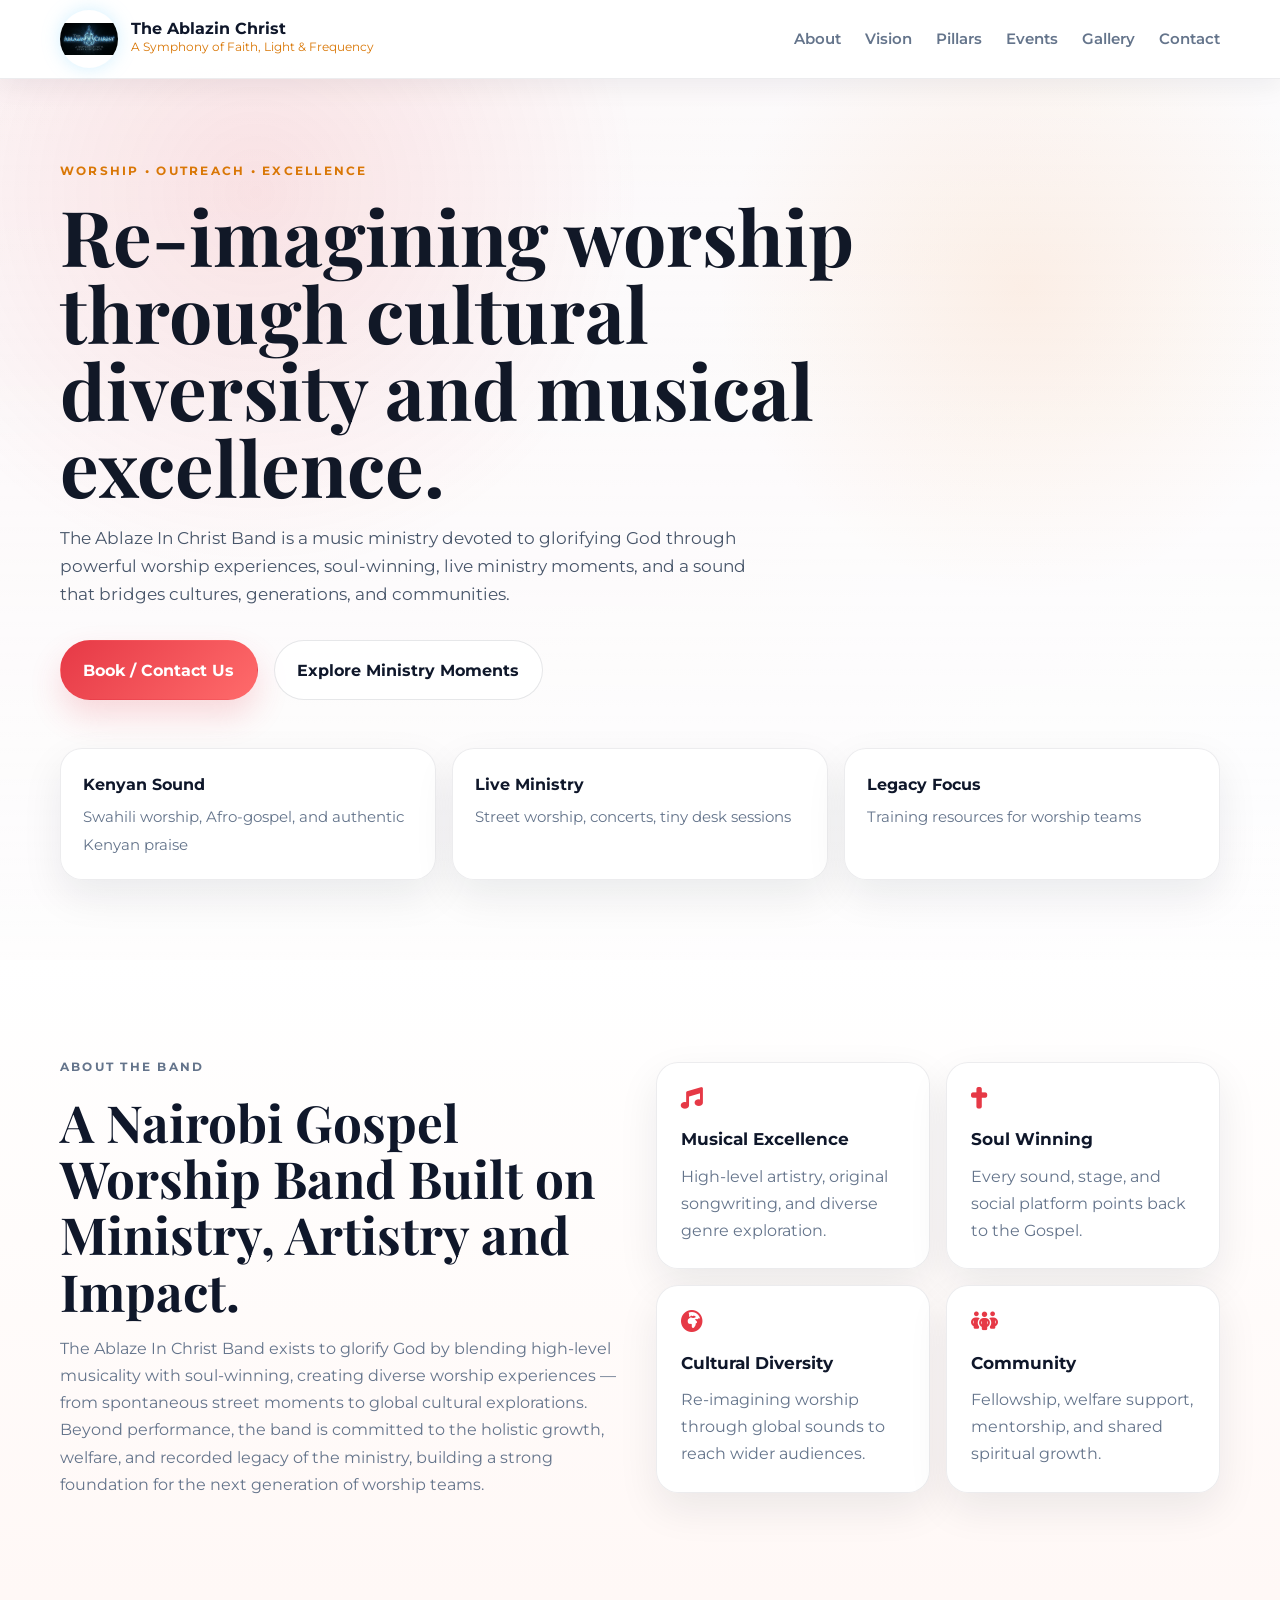
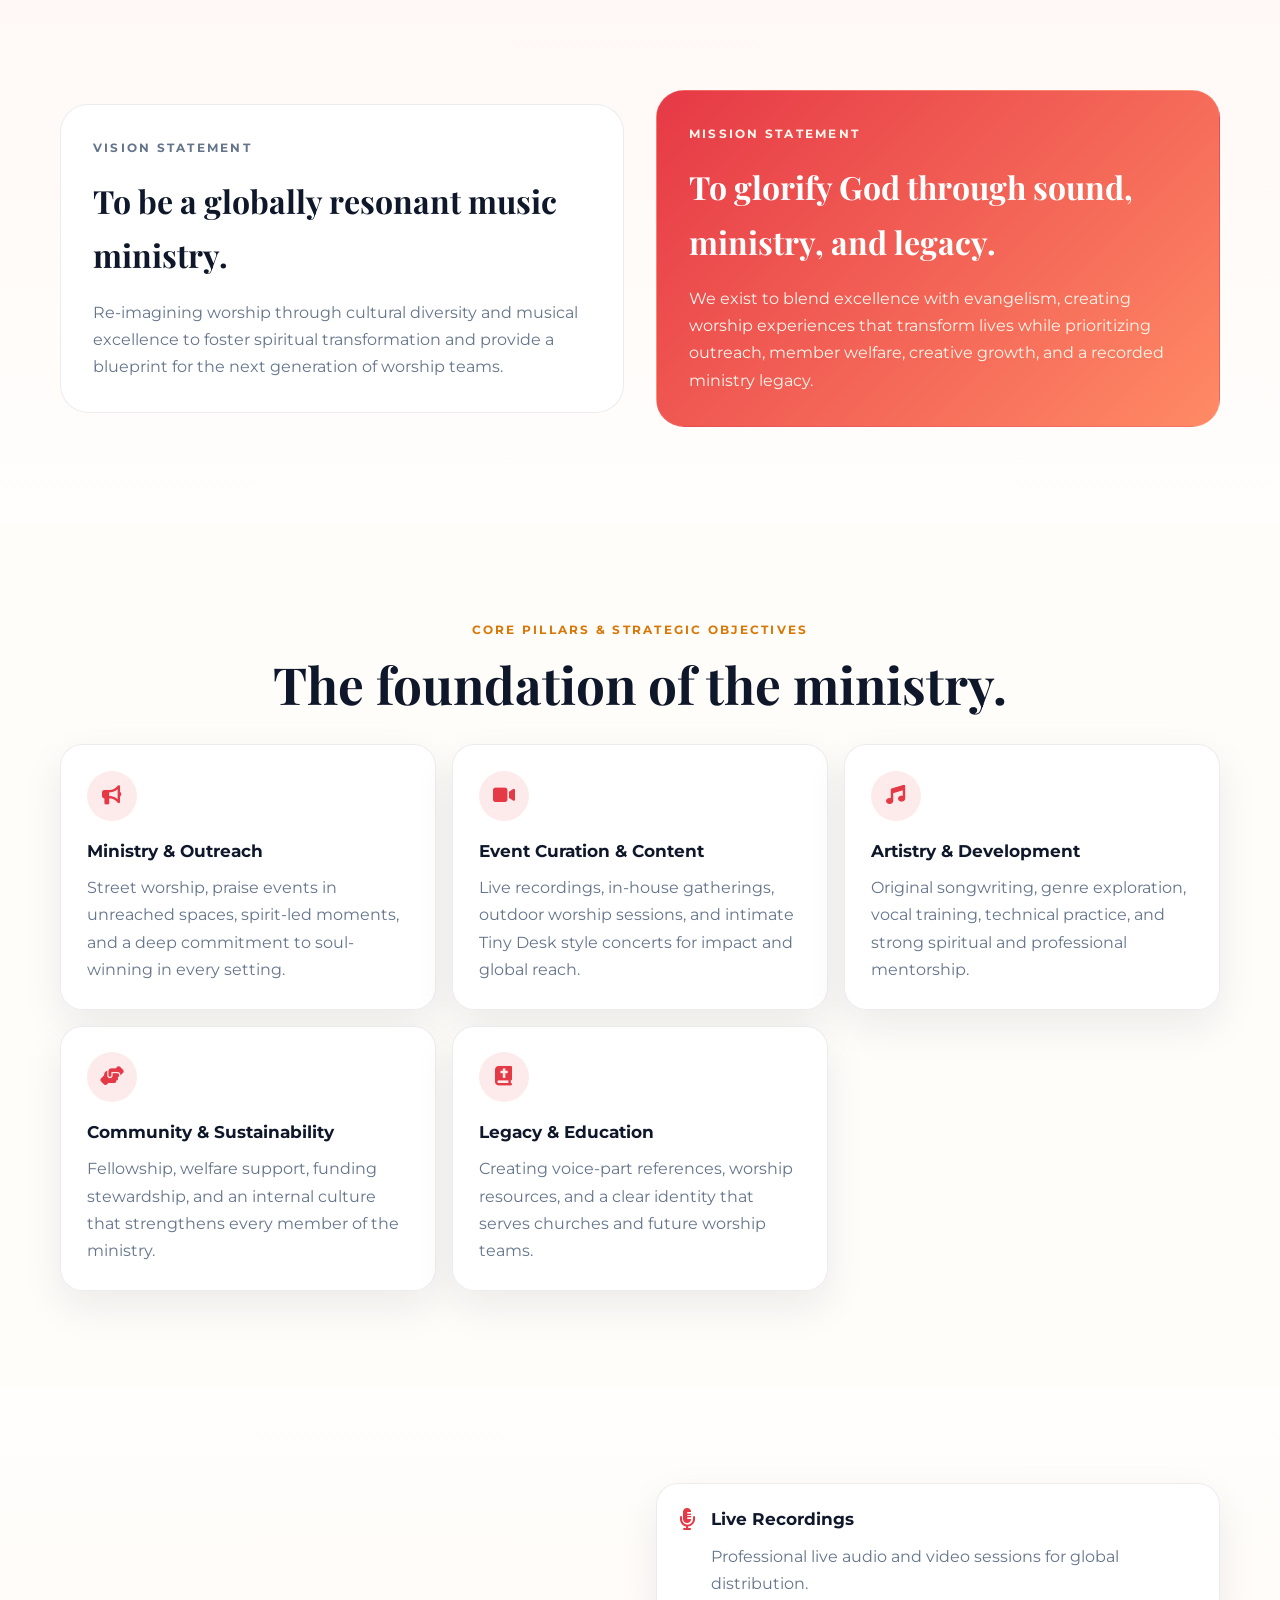
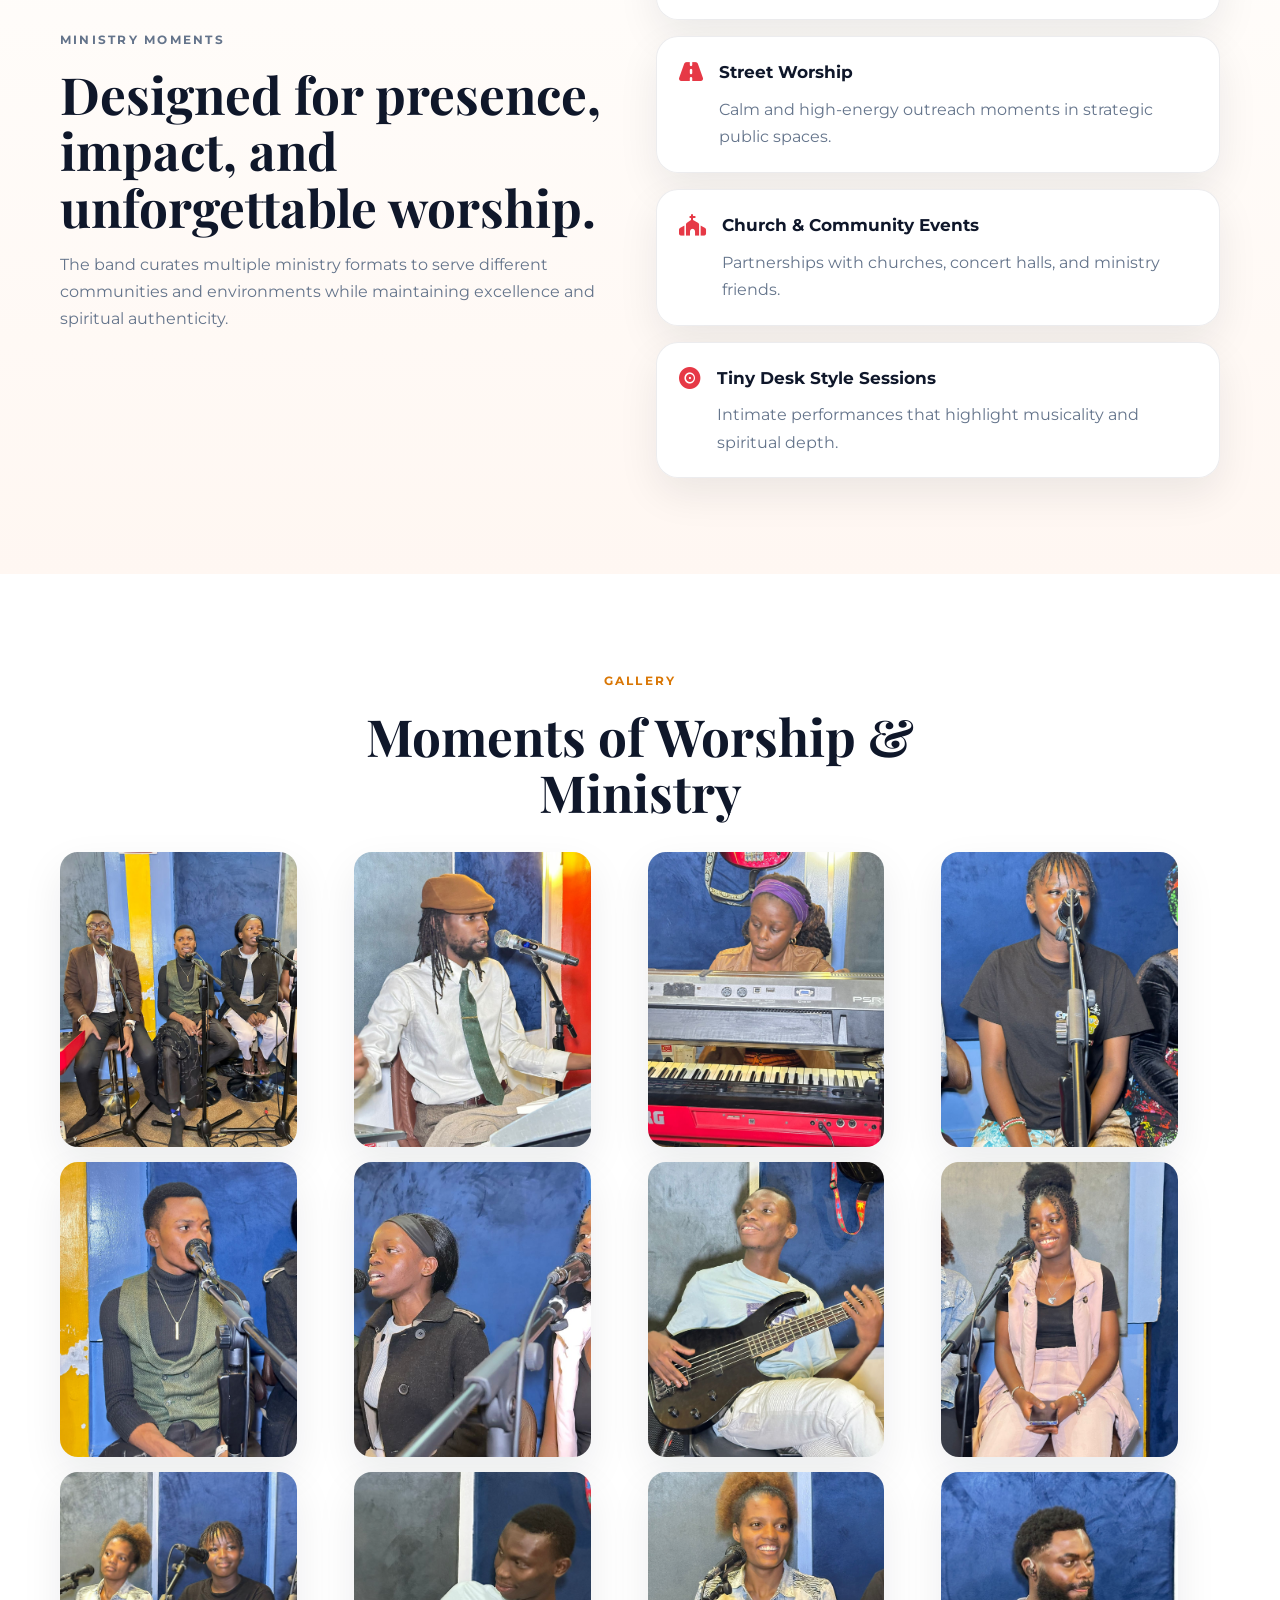
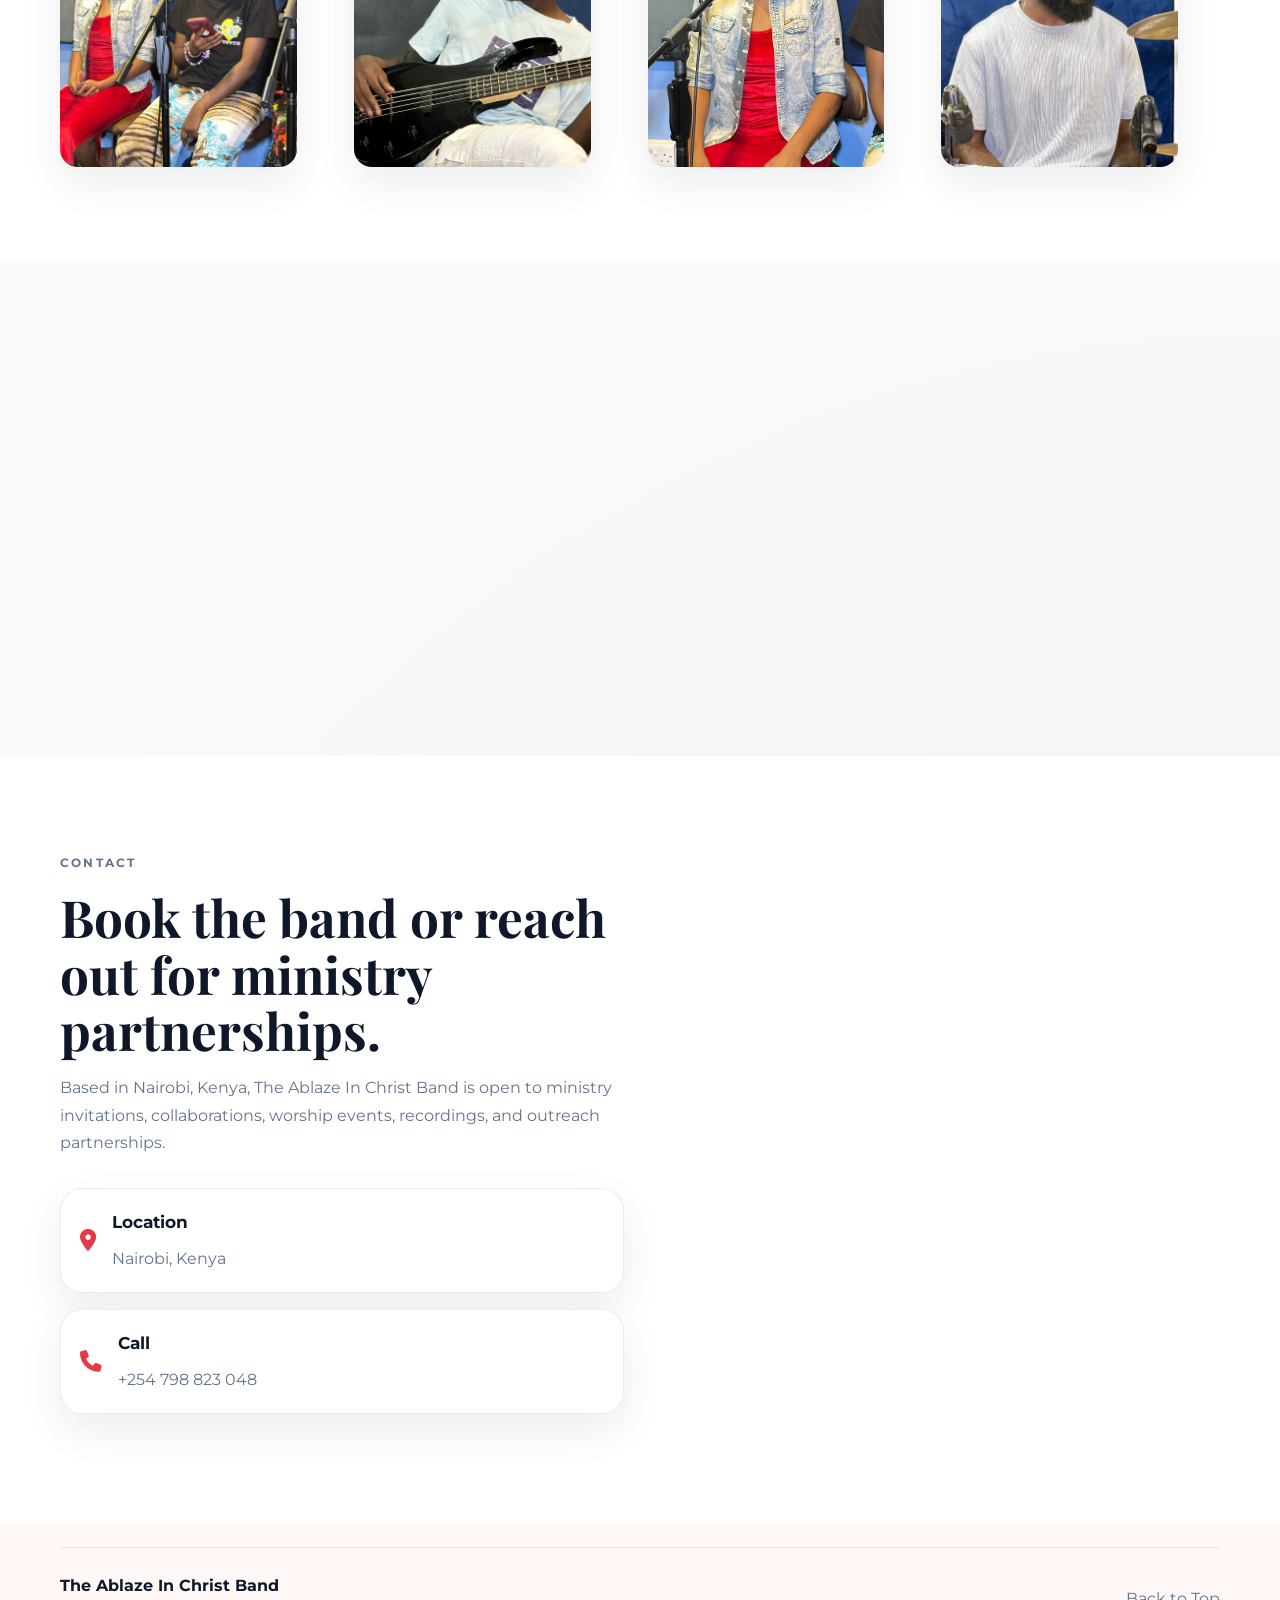
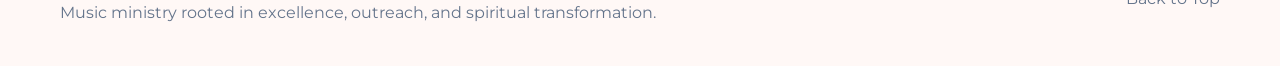
<file: index.html>
<!DOCTYPE html>
<html lang="en">
<head>
  <meta charset="UTF-8" />
  <meta name="viewport" content="width=device-width, initial-scale=1.0" />
  <head>
  <meta charset="UTF-8" />
  <meta name="google-site-verification" content="JqEdRm_Srroh2p3digM6MHwCDCMaoETk8bOr23czY-A" />

  <title>The Ablaze In Christ Band | Gospel Worship Band Nairobi Kenya</title>

  <meta name="viewport" content="width=device-width, initial-scale=1.0" />

  <meta
    name="description"
    content="The Ablaze In Christ Band is a Nairobi-based gospel worship band dedicated to worship, evangelism, live recordings, church events, outreach ministry, and musical excellence."
  />

  <meta
    name="keywords"
    content="Ablaze In Christ Band, gospel band Kenya, worship band Nairobi, Christian music Kenya, gospel ministry, worship team, church events, live worship, gospel musicians Nairobi"
  />

  <meta name="author" content="The Ablaze In Christ Band" />
  <meta name="robots" content="index, follow" />

  <link rel="canonical" href="https://theablazeinchristband.netlify.app/" />
  <link rel="icon" type="image/png" href="images/logo.png" />

  <!-- Google Fonts -->
  <link rel="preconnect" href="https://fonts.googleapis.com" />
  <link rel="preconnect" href="https://fonts.gstatic.com" crossorigin />

  <link
    href="https://fonts.googleapis.com/css2?family=Montserrat:wght@400;500;600;700;800&family=Playfair+Display:wght@600;700&display=swap"
    rel="stylesheet"
  />

  <!-- Font Awesome -->
  <link
    rel="stylesheet"
    href="https://cdnjs.cloudflare.com/ajax/libs/font-awesome/6.5.2/css/all.min.css"
  />

  <!-- YOUR CSS FILE -->
  <link rel="stylesheet" href="style.css" />

  <!-- Open Graph -->
  <meta property="og:type" content="website" />
  <meta property="og:title" content="The Ablaze In Christ Band" />
  <meta property="og:description"
        content="A worship movement built on ministry, artistry, outreach, and impact." />

  <meta property="og:image"
        content="https://theablazeinchristband.netlify.app//images/social-preview.jpg" />

  <meta property="og:url"
        content="https://theablazeinchristband.netlify.app/" />

  <!-- Twitter -->
  <meta name="twitter:card" content="summary_large_image" />
  <meta name="twitter:title" content="The Ablaze In Christ Band" />
  <meta name="twitter:description"
        content="Worship • Outreach • Excellence" />

  <meta name="twitter:image"
        content="https://theablazeinchristband.netlify.app//images/social-preview.jpg" />

  <!-- Structured Data -->
  <script type="application/ld+json">
  {
    "@context":"https://schema.org",
    "@type":"MusicGroup",
    "name":"The Ablaze In Christ Band",
    "description":"A gospel worship band based in Nairobi, Kenya.",
    "genre":"Gospel Music",
    "telephone":"+254798823048",
    "address":{
      "@type":"PostalAddress",
      "addressLocality":"Nairobi",
      "addressCountry":"Kenya"
    }
  }
  </script>

</head>
<body>
  <header class="site-header" id="top">
  <nav class="navbar">
    <div class="container nav-container">
      <a href="#top" class="brand">
  <img src="images/logo.png" alt="The Ablazin Christ logo" class="brand-logo" />
  <div>
    <h1>The Ablazin Christ</h1>
    <p>A Symphony of Faith, Light & Frequency</p>
  </div>
</a>

      <button class="menu-toggle" id="menuToggle" aria-label="Open Menu">
        <span></span>
        <span></span>
        <span></span>
      </button>

      <ul class="nav-links" id="navLinks">
        <li><a href="#about">About</a></li>
        <li><a href="#vision">Vision</a></li>
        <li><a href="#pillars">Pillars</a></li>
        <li><a href="#events">Events</a></li>
          <li><a href="#gallery">Gallery</a></li>
        <li><a href="#contact">Contact</a></li>
      </ul>
    </div>
  </nav>

  <section class="hero">
    <div class="hero-overlay"></div>
    <div class="hero-content container">
      <p class="eyebrow">Worship • Outreach • Excellence</p>
      <h2>Re-imagining worship through cultural diversity and musical excellence.</h2>
      <p class="hero-text">
        The Ablaze In Christ Band is a music ministry devoted to glorifying God through
        powerful worship experiences, soul-winning, live ministry moments, and a sound
        that bridges cultures, generations, and communities.
      </p>
      <div class="hero-actions">
        <a href="#contact" class="btn btn-primary">Book / Contact Us</a>
        <a href="#events" class="btn btn-secondary">Explore Ministry Moments</a>
      </div>

      <div class="hero-stats">
        <div class="stat-card">
          <strong>Kenyan Sound</strong>
          <span>Swahili worship, Afro-gospel, and authentic Kenyan praise</span>
        </div>
        <div class="stat-card">
          <strong>Live Ministry</strong>
          <span>Street worship, concerts, tiny desk sessions</span>
        </div>
        <div class="stat-card">
          <strong>Legacy Focus</strong>
          <span>Training resources for worship teams</span>
        </div>
      </div>
    </div>
  </section>
</header>
  <main>
    <section class="section about-section" id="about">
      <div class="container grid-2">
        <div>
          <p class="section-tag">About The Band</p>
          <h3 class="section-title">
A Nairobi Gospel Worship Band Built on Ministry, Artistry and Impact.
</h3>
          <p>
            The Ablaze In Christ Band exists to glorify God by blending high-level
            musicality with soul-winning, creating diverse worship experiences — from
            spontaneous street moments to global cultural explorations.
          </p>
          <p>
            Beyond performance, the band is committed to the holistic growth, welfare,
            and recorded legacy of the ministry, building a strong foundation for the
            next generation of worship teams.
          </p>
        </div>

        <div class="about-cards">
          <article class="glass-card">
            <i class="fa-solid fa-music"></i>
            <h4>Musical Excellence</h4>
            <p>High-level artistry, original songwriting, and diverse genre exploration.</p>
          </article>
          <article class="glass-card">
            <i class="fa-solid fa-cross"></i>
            <h4>Soul Winning</h4>
            <p>Every sound, stage, and social platform points back to the Gospel.</p>
          </article>
          <article class="glass-card">
            <i class="fa-solid fa-earth-africa"></i>
            <h4>Cultural Diversity</h4>
            <p>Re-imagining worship through global sounds to reach wider audiences.</p>
          </article>
          <article class="glass-card">
            <i class="fa-solid fa-people-group"></i>
            <h4>Community</h4>
            <p>Fellowship, welfare support, mentorship, and shared spiritual growth.</p>
          </article>
        </div>
      </div>
    </section>

    <section class="section split-section" id="vision">
      <div class="container split-layout">
        <article class="panel panel-dark reveal">
          <p class="section-tag">Vision Statement</p>
          <h3>To be a globally resonant music ministry.</h3>
          <p>
            Re-imagining worship through cultural diversity and musical excellence to foster
            spiritual transformation and provide a blueprint for the next generation of
            worship teams.
          </p>
        </article>

        <article class="panel panel-accent reveal">
          <p class="section-tag">Mission Statement</p>
          <h3>To glorify God through sound, ministry, and legacy.</h3>
          <p>
            We exist to blend excellence with evangelism, creating worship experiences that
            transform lives while prioritizing outreach, member welfare, creative growth,
            and a recorded ministry legacy.
          </p>
        </article>
      </div>
    </section>

    <section class="section pillars-section" id="pillars">
      <div class="container">
        <div class="section-head center">
          <p class="section-tag">Core Pillars & Strategic Objectives</p>
          <h3 class="section-title">The foundation of the ministry.</h3>
        </div>

        <div class="pillars-grid">
          <article class="pillar-card reveal">
  <div class="pillar-icon">
    <i class="fa-solid fa-bullhorn"></i>
  </div>
  <h4>Ministry & Outreach</h4>
  <p>
    Street worship, praise events in unreached spaces, spirit-led moments, and a
    deep commitment to soul-winning in every setting.
  </p>
</article>

<article class="pillar-card reveal">
  <div class="pillar-icon">
    <i class="fa-solid fa-video"></i>
  </div>
  <h4>Event Curation & Content</h4>
  <p>
    Live recordings, in-house gatherings, outdoor worship sessions, and intimate
    Tiny Desk style concerts for impact and global reach.
  </p>
</article>

<article class="pillar-card reveal">
  <div class="pillar-icon">
    <i class="fa-solid fa-music"></i>
  </div>
  <h4>Artistry & Development</h4>
  <p>
    Original songwriting, genre exploration, vocal training, technical practice,
    and strong spiritual and professional mentorship.
  </p>
</article>

<article class="pillar-card reveal">
  <div class="pillar-icon">
    <i class="fa-solid fa-handshake-angle"></i>
  </div>
  <h4>Community & Sustainability</h4>
  <p>
    Fellowship, welfare support, funding stewardship, and an internal culture that
    strengthens every member of the ministry.
  </p>
</article>

<article class="pillar-card reveal">
  <div class="pillar-icon">
    <i class="fa-solid fa-book-bible"></i>
  </div>
  <h4>Legacy & Education</h4>
  <p>
    Creating voice-part references, worship resources, and a clear identity that
    serves churches and future worship teams.
  </p>
</article>
        </div>
      </div>
    </section>

    <section class="section events-section" id="events">
      <div class="container grid-2 events-layout">
        <div>
          <p class="section-tag">Ministry Moments</p>
          <h3 class="section-title">Designed for presence, impact, and unforgettable worship.</h3>
          <p>
            The band curates multiple ministry formats to serve different communities and
            environments while maintaining excellence and spiritual authenticity.
          </p>
        </div>

        <div class="events-list">
          <article class="event-item reveal">
            <i class="fa-solid fa-microphone-lines"></i>
            <div>
              <h4>Live Recordings</h4>
              <p>Professional live audio and video sessions for global distribution.</p>
            </div>
          </article>
          <article class="event-item reveal">
            <i class="fa-solid fa-road"></i>
            <div>
              <h4>Street Worship</h4>
              <p>Calm and high-energy outreach moments in strategic public spaces.</p>
            </div>
          </article>
          <article class="event-item reveal">
            <i class="fa-solid fa-church"></i>
            <div>
              <h4>Church & Community Events</h4>
              <p>Partnerships with churches, concert halls, and ministry friends.</p>
            </div>
          </article>
          <article class="event-item reveal">
            <i class="fa-solid fa-record-vinyl"></i>
            <div>
              <h4>Tiny Desk Style Sessions</h4>
              <p>Intimate performances that highlight musicality and spiritual depth.</p>
            </div>
          </article>
        </div>
      </div>
    </section>

    
    <section class="section gallery-section" id="gallery">
  <div class="container">
    <div class="section-head center">
      <p class="section-tag">Gallery</p>
      <h3 class="section-title">Moments of Worship & Ministry</h3>
    </div>

    <div class="gallery-grid">
      <img src="images/A1.jpeg" alt="The Ablaze In Christ Band leading worship in Nairobi">
<img src="images/A2.jpeg" alt="Live gospel worship performance by The Ablaze In Christ Band">
<img src="images/A3.jpeg" alt="Christian worship ministry event in Kenya">
<img src="images/A10.jpeg" alt="The Ablaze In Christ Band worship session">
<img src="images/A5.jpeg" alt="Gospel worship concert in Nairobi">
<img src="images/A6.jpeg" alt="Praise and worship ministry in Kenya">
<img src="images/A7.jpeg" alt="Christian music outreach event">
<img src="images/A8.jpeg" alt="Live worship band performance">
<img src="images/A14.jpeg" alt="The Ablaze In Christ Band gallery image">
<img src="images/A13.jpeg" alt="Kenyan gospel worship team">
<img src="images/A11.jpeg" alt="Church worship experience in Nairobi">
<img src="images/A12.jpeg" alt="Gospel music ministry outreach">
    </div>
  </div>
</section>

    <section class="section cta-section">
      <div class="container cta-box reveal">
        <p class="section-tag">Join The Sound</p>
        <h3>Worship. Culture. Excellence. Evangelism.</h3>
        <p>
          Whether for a concert, worship gathering, collaboration, outreach event, or live
          recording, The Ablaze In Christ Band is building moments that point people to God.
        </p>
        <a href="#contact" class="btn btn-primary">Let’s Connect</a>
      </div>
    </section>

    <section class="section contact-section" id="contact">
      <div class="container contact-grid">
        <div>
          <p class="section-tag">Contact</p>
          <h3 class="section-title">Book the band or reach out for ministry partnerships.</h3>
          <p>
            Based in Nairobi, Kenya, The Ablaze In Christ Band is open to ministry invitations,
            collaborations, worship events, recordings, and outreach partnerships.
          </p>

          <div class="contact-cards">
            <article class="contact-card">
              <i class="fa-solid fa-location-dot"></i>
              <div>
                <h4>Location</h4>
                <p>Nairobi, Kenya</p>
              </div>
            </article>

            <article class="contact-card">
              <i class="fa-solid fa-phone"></i>
              <div>
                <h4>Call</h4>
                <p><a href="tel:+254798823048">+254 798 823 048</a></p>
              </div>
            </article>
          </div>
        </div>

        <form class="contact-form reveal" id="contactForm">
          <div class="form-group">
            <label for="name">Your Name</label>
            <input type="text" id="name" name="name" placeholder="Enter your name" required />
          </div>
          <div class="form-group">
            <label for="email">Email Address</label>
            <input type="email" id="email" name="email" placeholder="Enter your email" required />
          </div>
          <div class="form-group">
            <label for="message">Message</label>
            <textarea id="message" name="message" rows="5" placeholder="Tell us about your event, ministry invitation, or collaboration." required></textarea>
          </div>
          <button type="submit" class="btn btn-primary form-btn">Send Message</button>
          <p class="form-message" id="formMessage"></p>
        </form>
      </div>
    </section>
  </main>

  <footer class="site-footer">
    <div class="container footer-content">
      <div>
        <h4>The Ablaze In Christ Band</h4>
        <p>Music ministry rooted in excellence, outreach, and spiritual transformation.</p>
      </div>
      <a href="#top" class="back-to-top">Back to Top</a>
    </div>
  </footer>

  <script src="script.js"></script>
</body>
</html>
</file>
<file: style.css>
:root {
  --bg: #f8fafc;
  --bg-soft: #ffffff;
  --section-bg: #fff5f5;
  --card: rgba(255, 255, 255, 0.96);
  --card-border: rgba(15, 23, 42, 0.08);
  --text: #0f172a;
  --muted: #64748b;
  --primary: #e63946;
  --primary-light: #ff6b6b;
  --accent: #f4a261;
  --accent-soft: #ffe8cc;
  --gold: #d97706;
  --shadow: 0 16px 40px rgba(15, 23, 42, 0.08);
  --radius: 22px;
}

* {
  margin: 0;
  padding: 0;
  box-sizing: border-box;
}

html {
  scroll-behavior: smooth;
}

body {
  font-family: 'Montserrat', sans-serif;
  background:
    radial-gradient(circle at top left, rgba(230, 57, 70, 0.08), transparent 28%),
    radial-gradient(circle at bottom right, rgba(244, 162, 97, 0.12), transparent 24%),
    var(--bg);
  color: var(--text);
  line-height: 1.7;
}

a {
  color: inherit;
  text-decoration: none;
}

img {
  max-width: 100%;
  display: block;
}

.container {
  width: min(1160px, calc(100% - 2rem));
  margin: 0 auto;
}

.site-header {
  position: relative;
}

.navbar {
  position: fixed;
  top: 0;
  left: 0;
  width: 100%;
  z-index: 1000;
  background: rgba(255, 255, 255, 0.96);
  border-bottom: 1px solid rgba(15, 23, 42, 0.08);
  backdrop-filter: blur(12px);
  box-shadow: 0 8px 24px rgba(15, 23, 42, 0.06);
}

.nav-container {
  display: flex;
  align-items: center;
  justify-content: space-between;
  min-height: 78px;
}

.brand {
  display: flex;
  align-items: center;
  gap: 0.8rem;
}

.brand-mark {
  width: 46px;
  height: 46px;
  border-radius: 50%;
  display: grid;
  place-items: center;
  background: linear-gradient(135deg, var(--primary), var(--accent));
  color: white;
  font-weight: 800;
  font-size: 1.2rem;
  box-shadow: 0 12px 25px rgba(230, 57, 70, 0.18);
}

.brand h1 {
  font-size: 1rem;
  font-weight: 700;
  line-height: 1.1;
  color: var(--text);
}

.brand p {
  font-size: 0.76rem;
  color: var(--gold);
}

.nav-links {
  display: flex;
  align-items: center;
  gap: 1.5rem;
  list-style: none;
}

.nav-links a {
  font-size: 0.95rem;
  font-weight: 600;
  color: var(--muted);
  transition: 0.3s ease;
  position: relative;
}

.nav-links a:hover,
.nav-links a.active {
  color: var(--primary);
}

.nav-links a.active::after,
.nav-links a:hover::after {
  content: "";
  position: absolute;
  left: 0;
  bottom: -8px;
  width: 100%;
  height: 2px;
  background: var(--primary);
  border-radius: 999px;
}

.menu-toggle {
  display: none;
  background: transparent;
  border: none;
  cursor: pointer;
}

.menu-toggle span {
  display: block;
  width: 24px;
  height: 2px;
  background: var(--text);
  margin: 5px 0;
  transition: 0.3s ease;
}
.hero {
  min-height: 100vh;
  position: relative;
  overflow: hidden;
  display: flex;
  align-items: center;
  background:
    linear-gradient(rgba(255, 255, 255, 0.58), rgba(255, 255, 255, 0.82)),
    url('https://images.unsplash.com/photo-1501386761578-eac5c94b800a?auto=format&fit=crop&w=1600&q=80') center/cover no-repeat;
}

.hero-overlay {
  position: absolute;
  inset: 0;
  background:
    radial-gradient(circle at 20% 20%, rgba(230, 57, 70, 0.12), transparent 30%),
    radial-gradient(circle at 80% 30%, rgba(244, 162, 97, 0.14), transparent 25%);
}

.hero-content {
  position: relative;
  z-index: 2;
  padding-top: 10rem;
  padding-bottom: 5rem;
}
.eyebrow,
.section-tag {
  color: var(--gold);
  letter-spacing: 0.18em;
  text-transform: uppercase;
  font-size: 0.78rem;
  font-weight: 700;
  margin-bottom: 1rem;
}

.hero h2,
.section-title,
.panel h3,
.cta-box h3 {
  font-family: 'Playfair Display', serif;
}

.hero h2 {
  font-size: clamp(2.8rem, 6vw, 5.7rem);
  line-height: 1;
  max-width: 900px;
  margin-bottom: 1.2rem;
  color: #111827;
}

.hero-text {
  max-width: 720px;
  color: #475569;
  font-size: 1.04rem;
}

.hero-actions {
  display: flex;
  flex-wrap: wrap;
  gap: 1rem;
  margin-top: 2rem;
}

.btn {
  display: inline-flex;
  align-items: center;
  justify-content: center;
  padding: 0.95rem 1.4rem;
  border-radius: 999px;
  font-weight: 700;
  transition: 0.3s ease;
  border: 1px solid transparent;
}

.btn-primary {
  background: linear-gradient(135deg, var(--primary), var(--primary-light));
  color: white;
  box-shadow: 0 16px 32px rgba(230, 57, 70, 0.18);
}

.btn-primary:hover {
  transform: translateY(-2px);
}

.btn-secondary {
  border-color: rgba(15, 23, 42, 0.1);
  color: var(--text);
  background: rgba(255, 255, 255, 0.82);
}

.hero-stats {
  margin-top: 3rem;
  display: grid;
  grid-template-columns: repeat(3, 1fr);
  gap: 1rem;
}

.stat-card,
.glass-card,
.pillar-card,
.contact-card,
.contact-form,
.cta-box,
.event-item {
  background: var(--card);
  border: 1px solid var(--card-border);
  backdrop-filter: blur(10px);
  border-radius: var(--radius);
  box-shadow: var(--shadow);
}

.stat-card {
  padding: 1.35rem;
}

.stat-card strong {
  display: block;
  margin-bottom: 0.35rem;
  font-size: 1rem;
}

.stat-card span {
  color: var(--muted);
  font-size: 0.92rem;
}

.section {
  padding: 6rem 0;
}

.grid-2,
.split-layout,
.contact-grid,
.events-layout {
  display: grid;
  grid-template-columns: repeat(2, 1fr);
  gap: 2rem;
  align-items: center;
}

.about-section {
  background: linear-gradient(180deg, #ffffff, #fff8f6);
}

.section-title {
  font-size: clamp(2rem, 4vw, 3.25rem);
  line-height: 1.1;
  margin-bottom: 1rem;
  color: #0f172a;
}

.about-section p,
.panel p,
.events-section p,
.contact-section p,
.cta-box p {
  color: var(--muted);
}

.about-cards {
  display: grid;
  grid-template-columns: repeat(2, 1fr);
  gap: 1rem;
}

.glass-card {
  padding: 1.5rem;
}

.glass-card i,
.event-item i,
.contact-card i {
  font-size: 1.35rem;
  color: var(--primary);
  margin-bottom: 1rem;
}

.glass-card h4,
.pillar-card h4,
.event-item h4,
.contact-card h4 {
  margin-bottom: 0.55rem;
  font-size: 1.05rem;
}

.split-section {
  background: linear-gradient(180deg, #fff8f6, #fffefc);
}

.panel {
  padding: 2rem;
  border-radius: 28px;
  min-height: 280px;
}

.panel-dark {
  background: #ffffff;
  border: 1px solid rgba(15, 23, 42, 0.08);
}

.panel-accent {
  background: linear-gradient(135deg, #e63946, #ff8a65);
  color: white;
  border: 1px solid rgba(255, 255, 255, 0.08);
}

.panel-accent p,
.panel-accent .section-tag {
  color: #fff7ed;
}

.panel h3 {
  font-size: 2rem;
  margin-bottom: 1rem;
}

.section-head.center {
  text-align: center;
  max-width: 760px;
  margin: 0 auto 2rem;
}

.pillars-section {
  background: #fffdfa;
}

.pillars-grid {
  display: grid;
  grid-template-columns: repeat(3, 1fr);
  gap: 1rem;
}

.pillar-card {
  padding: 1.6rem;
}

.pillar-card span {
  display: inline-flex;
  width: 46px;
  height: 46px;
  align-items: center;
  justify-content: center;
  border-radius: 50%;
  margin-bottom: 1rem;
  background: rgba(230, 57, 70, 0.1);
  color: var(--primary);
  font-weight: 800;
}

.pillar-card p {
  color: var(--muted);
}

.events-section {
  background: linear-gradient(180deg, #fffefc, #fff7f2);
}

.events-list {
  display: grid;
  gap: 1rem;
}

.event-item {
  padding: 1.35rem;
  display: flex;
  gap: 1rem;
  align-items: flex-start;
}

.event-item i {
  margin-bottom: 0;
  margin-top: 0.25rem;
}

.cta-section {
  padding-top: 1rem;
}

.cta-box {
  padding: 3rem;
  text-align: center;
  background: linear-gradient(135deg, #fff4f4, #fff0e8);
}

.cta-box h3 {
  font-size: clamp(2rem, 4vw, 3.5rem);
  margin-bottom: 0.8rem;
}

.cta-box p {
  max-width: 720px;
  margin: 0 auto 1.5rem;
}

.contact-section {
  background: #ffffff;
}

.contact-grid {
  align-items: start;
}

.contact-cards {
  display: grid;
  gap: 1rem;
  margin-top: 2rem;
}

.contact-card {
  padding: 1.2rem;
  display: flex;
  align-items: center;
  gap: 1rem;
}

.contact-card i {
  margin-bottom: 0;
}

.contact-form {
  padding: 2rem;
}

.form-group {
  margin-bottom: 1rem;
}

.form-group label {
  display: block;
  margin-bottom: 0.45rem;
  font-size: 0.92rem;
  color: #334155;
}

.form-group input,
.form-group textarea {
  width: 100%;
  border: 1px solid rgba(15, 23, 42, 0.08);
  background: #ffffff;
  border-radius: 16px;
  padding: 1rem;
  color: var(--text);
  font: inherit;
  outline: none;
}

.form-group input:focus,
.form-group textarea:focus {
  border-color: rgba(230, 57, 70, 0.45);
}

.form-message {
  margin-top: 1rem;
  color: var(--primary);
  font-size: 0.92rem;
}

.site-footer {
  padding: 1.5rem 0 2.5rem;
  background: #fff8f6;
}

.footer-content {
  display: flex;
  justify-content: space-between;
  align-items: center;
  gap: 1rem;
  padding-top: 1.5rem;
  border-top: 1px solid rgba(15, 23, 42, 0.08);
}

.footer-content p,
.back-to-top {
  color: var(--muted);
}

.back-to-top:hover {
  color: var(--primary);
}

.reveal {
  opacity: 0;
  transform: translateY(28px);
  transition: opacity 0.8s ease, transform 0.8s ease;
}

.reveal.visible {
  opacity: 1;
  transform: translateY(0);
}

@media (max-width: 1024px) {
  .hero-stats,
  .pillars-grid {
    grid-template-columns: repeat(2, 1fr);
  }
}

@media (max-width: 860px) {
  .menu-toggle {
    display: block;
    z-index: 1001;
  }

  .nav-container {
    min-height: 74px;
  }

  .nav-links {
    position: absolute;
    top: 78px;
    right: 1rem;
    width: min(280px, 90vw);
    background: rgba(255, 255, 255, 0.98);
    border: 1px solid rgba(15, 23, 42, 0.08);
    border-radius: 18px;
    padding: 1rem;
    flex-direction: column;
    align-items: flex-start;
    gap: 1rem;
    display: none;
    box-shadow: var(--shadow);
  }

  .nav-links.show {
    display: flex;
  }

  .grid-2,
  .split-layout,
  .contact-grid,
  .events-layout,
  .about-cards,
  .hero-stats,
  .pillars-grid {
    grid-template-columns: 1fr;
  }

  .navbar {
    border-radius: 24px;
  }

  .hero {
    min-height: auto;
  }

  .hero-content {
    padding-top: 8.5rem;
  }

  .footer-content {
    flex-direction: column;
    align-items: flex-start;
  }
}

@media (max-width: 560px) {
  .navbar {
    padding: 0.9rem 1rem;
  }

  .brand h1 {
    font-size: 0.9rem;
  }

  .brand p {
    font-size: 0.7rem;
  }

  .hero h2 {
    font-size: 2.4rem;
  }

  .section {
    padding: 4.5rem 0;
  }

  .panel,
  .cta-box,
  .contact-form {
    padding: 1.4rem;
  }
}

.pillar-icon {
  width: 50px;
  height: 50px;
  border-radius: 50%;
  display: flex;
  align-items: center;
  justify-content: center;
  background: rgba(230, 57, 70, 0.1);
  margin-bottom: 1rem;
}

.pillar-icon i {
  font-size: 1.2rem;
  color: var(--primary);
}
.brand-logo {
  width: 58px;
  height: 58px;
  object-fit: contain;
  border-radius: 50%;
  box-shadow: 0 0 18px rgba(125, 211, 252, 0.35);
}

.hero-logo {
  width: min(220px, 55vw);
  display: block;
  margin-bottom: 1.2rem;
  filter: drop-shadow(0 0 22px rgba(125, 211, 252, 0.35));
}
.gallery-section {
  background: #fff;
}

.gallery-grid {
  display: grid;
  grid-template-columns: repeat(auto-fill, minmax(250px, 1fr));
  gap: 15px;
}

.gallery-grid img {
  width: 85%;
  height: 295px;
  object-fit: cover;
  border-radius: 18px;
  box-shadow: var(--shadow);
  transition: 0.3s ease;
  cursor: pointer;
}

.gallery-grid img:hover {
  transform: scale(1.04);
}
/* Tablets */
@media (max-width: 860px) {
  .gallery-grid img {
    width: 100%;
    height: 350px;
  }
}

/* Phones */
@media (max-width: 560px) {
  .gallery-grid img {
    width: 85%;
    height: 410px;
  }
}
</file>
